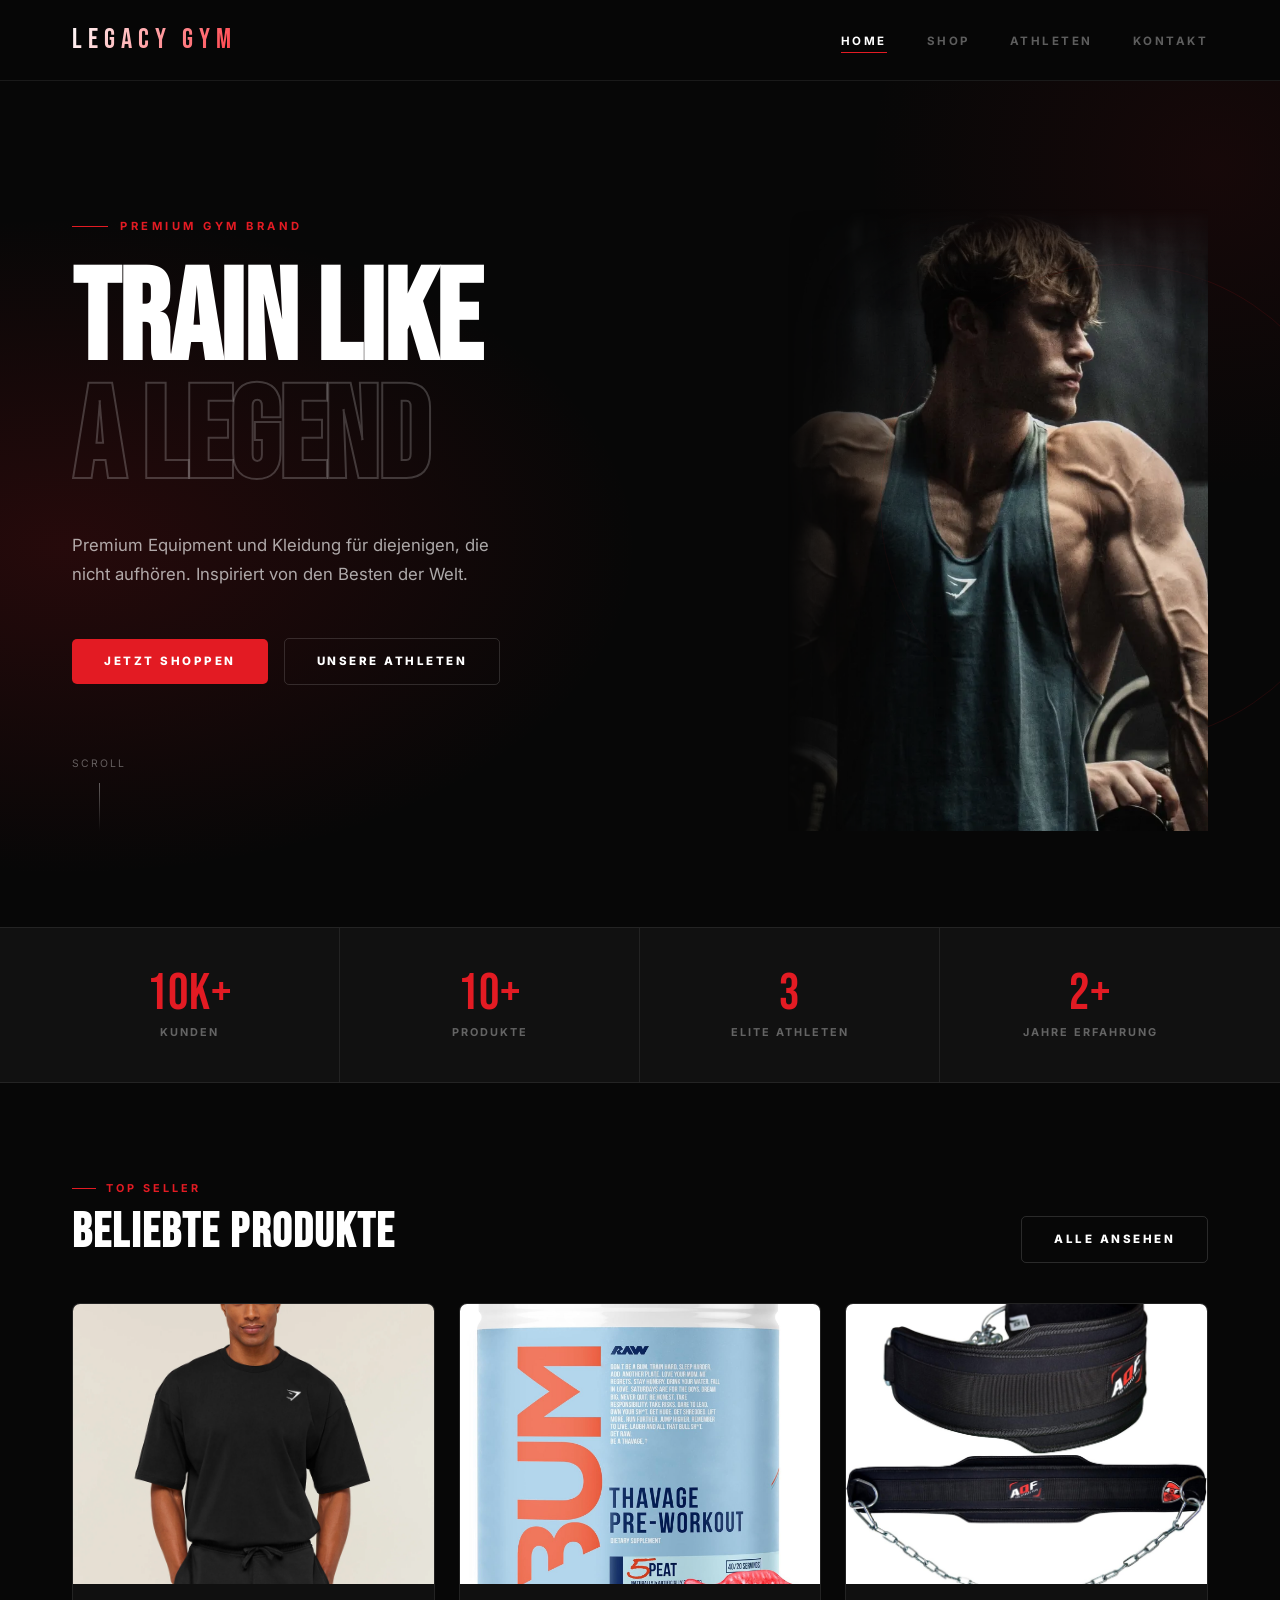
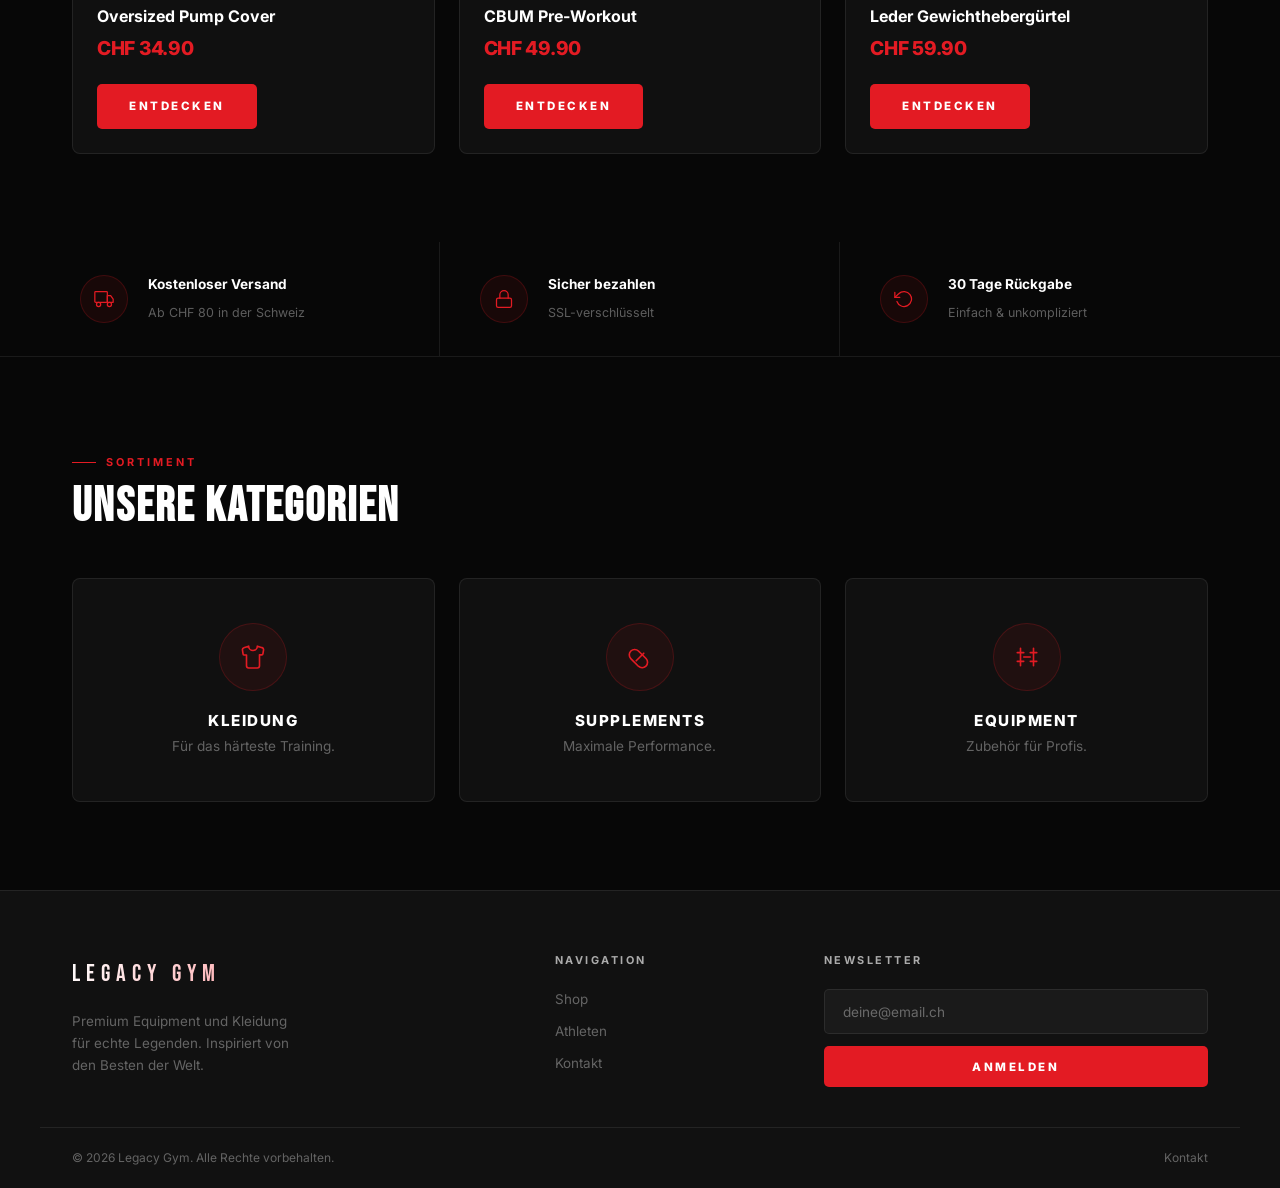
<file: index.html>
<!DOCTYPE html>
<html lang="de">
<head>
    <meta charset="UTF-8">
    <meta name="viewport" content="width=device-width, initial-scale=1.0">
    <title>LEGACY GYM | Home</title>
    <link rel="icon" type="image/svg+xml" href="favicon.svg">
    <link rel="stylesheet" href="style.css">
</head>
<body>

<header>
    <nav>
        <div class="logo">LEGACY GYM</div>
        <button class="menu-toggle" aria-label="Menü öffnen">
            <svg width="18" height="14" viewBox="0 0 18 14" fill="none" stroke="currentColor" stroke-width="2" stroke-linecap="round"><line x1="0" y1="1" x2="18" y2="1"/><line x1="0" y1="7" x2="18" y2="7"/><line x1="0" y1="13" x2="18" y2="13"/></svg>
        </button>
        <ul class="nav-links">
            <li><a href="index.html" class="active">Home</a></li>
            <li><a href="shop.html">Shop</a></li>
            <li><a href="athletes.html">Athleten</a></li>
            <li><a href="contact.html">Kontakt</a></li>
        </ul>
    </nav>
</header>

<main>

    <!-- HERO -->
    <section class="hero">
        <div class="hero-inner">
            <div class="hero-text">
                <div class="hero-eyebrow">Premium Gym Brand</div>
                <h1>
                    Train Like
                    <span class="outline">A Legend</span>
                </h1>
                <p class="hero-desc">
                    Premium Equipment und Kleidung für diejenigen, die nicht aufhören.
                    Inspiriert von den Besten der Welt.
                </p>
                <div class="hero-cta">
                    <a href="shop.html" class="btn">Jetzt shoppen</a>
                    <a href="athletes.html" class="btn-ghost">Unsere Athleten</a>
                </div>
                <div class="hero-scroll">Scroll</div>
            </div>
            <div class="hero-athlete">
                <img src="/Images/david-laid.webp" alt="David Laid">
            </div>
        </div>
    </section>

    <!-- STATS -->
    <div class="stats-strip">
        <div class="stats-grid">
            <div class="stat-item">
                <div class="stat-number">10K+</div>
                <div class="stat-label">Kunden</div>
            </div>
            <div class="stat-item">
                <div class="stat-number">10+</div>
                <div class="stat-label">Produkte</div>
            </div>
            <div class="stat-item">
                <div class="stat-number">3</div>
                <div class="stat-label">Elite Athleten</div>
            </div>
            <div class="stat-item">
                <div class="stat-number">2+</div>
                <div class="stat-label">Jahre Erfahrung</div>
            </div>
        </div>
    </div>

    <!-- BELIEBTE PRODUKTE -->
    <div class="section-wrap">
        <div class="section-head">
            <div>
                <span class="section-label">Top Seller</span>
                <h2 class="section-title">Beliebte Produkte</h2>
            </div>
            <a href="shop.html" class="btn-ghost">Alle ansehen</a>
        </div>
        <div class="grid">
            <article class="card fade-in">
                <div class="card-img-wrap">
                    <img src="/Images/OversizedShirt.webp" alt="Oversized Pump Cover" class="card-img">
                </div>
                <div class="card-body">
                    <h3>Oversized Pump Cover</h3>
                    <span class="price">CHF 34.90</span>
                    <a href="product.html?id=1" class="btn">Entdecken</a>
                </div>
            </article>
            <article class="card fade-in">
                <div class="card-img-wrap">
                    <img src="/Images/preworkout.jpg" alt="Pre-Workout" class="card-img">
                </div>
                <div class="card-body">
                    <h3>CBUM Pre-Workout</h3>
                    <span class="price">CHF 49.90</span>
                    <a href="product.html?id=4" class="btn">Entdecken</a>
                </div>
            </article>
            <article class="card fade-in">
                <div class="card-img-wrap">
                    <img src="/Images/GymGürtel.jpg" alt="Gym Belt" class="card-img">
                </div>
                <div class="card-body">
                    <h3>Leder Gewichthebergürtel</h3>
                    <span class="price">CHF 59.90</span>
                    <a href="product.html?id=5" class="btn">Entdecken</a>
                </div>
            </article>
        </div>
    </div>

    <!-- FEATURES -->
    <div class="features-strip">
        <div class="features-grid">
            <div class="feature-item">
                <div class="feature-icon">
                    <svg width="20" height="20" viewBox="0 0 24 24" fill="none" stroke="currentColor" stroke-width="1.5" stroke-linecap="round" stroke-linejoin="round"><rect x="1" y="3" width="15" height="13" rx="1"/><path d="M16 8h4l3 4v4h-7V8z"/><circle cx="5.5" cy="18.5" r="2.5"/><circle cx="18.5" cy="18.5" r="2.5"/></svg>
                </div>
                <div class="feature-text">
                    <strong>Kostenloser Versand</strong>
                    <span>Ab CHF 80 in der Schweiz</span>
                </div>
            </div>
            <div class="feature-item">
                <div class="feature-icon">
                    <svg width="20" height="20" viewBox="0 0 24 24" fill="none" stroke="currentColor" stroke-width="1.5" stroke-linecap="round" stroke-linejoin="round"><rect x="3" y="11" width="18" height="11" rx="2"/><path d="M7 11V7a5 5 0 0 1 10 0v4"/></svg>
                </div>
                <div class="feature-text">
                    <strong>Sicher bezahlen</strong>
                    <span>SSL-verschlüsselt</span>
                </div>
            </div>
            <div class="feature-item">
                <div class="feature-icon">
                    <svg width="20" height="20" viewBox="0 0 24 24" fill="none" stroke="currentColor" stroke-width="1.5" stroke-linecap="round" stroke-linejoin="round"><polyline points="1 4 1 10 7 10"/><path d="M3.51 15a9 9 0 1 0 2.13-9.36L1 10"/></svg>
                </div>
                <div class="feature-text">
                    <strong>30 Tage Rückgabe</strong>
                    <span>Einfach & unkompliziert</span>
                </div>
            </div>
        </div>
    </div>

    <!-- KATEGORIEN -->
    <div class="section-wrap">
        <div class="section-head">
            <div>
                <span class="section-label">Sortiment</span>
                <h2 class="section-title">Unsere Kategorien</h2>
            </div>
        </div>
        <div class="grid">
            <a href="shop.html?filter=clothing" class="category-card fade-in">
                <div class="cat-icon">
                    <svg width="26" height="26" viewBox="0 0 24 24" fill="none" stroke="currentColor" stroke-width="1.5" stroke-linecap="round" stroke-linejoin="round"><path d="M20.38 3.46 16 2a4 4 0 0 1-8 0L3.62 3.46a2 2 0 0 0-1.34 2.23l.58 3.57a1 1 0 0 0 .99.84H6v10c0 1.1.9 2 2 2h8a2 2 0 0 0 2-2V10h2.15a1 1 0 0 0 .99-.84l.58-3.57a2 2 0 0 0-1.34-2.23z"/></svg>
                </div>
                <h3>Kleidung</h3>
                <p>Für das härteste Training.</p>
            </a>
            <a href="shop.html?filter=supplements" class="category-card fade-in">
                <div class="cat-icon">
                    <svg width="26" height="26" viewBox="0 0 24 24" fill="none" stroke="currentColor" stroke-width="1.5" stroke-linecap="round" stroke-linejoin="round"><path d="m10.5 20.5-7-7a5 5 0 0 1 7.07-7.07l7 7a5 5 0 0 1-7.07 7.07z"/><line x1="8.5" y1="15.5" x2="15.5" y2="8.5"/></svg>
                </div>
                <h3>Supplements</h3>
                <p>Maximale Performance.</p>
            </a>
            <a href="shop.html?filter=equipment" class="category-card fade-in">
                <div class="cat-icon">
                    <svg width="26" height="26" viewBox="0 0 24 24" fill="none" stroke="currentColor" stroke-width="1.5" stroke-linecap="round" stroke-linejoin="round"><path d="M6 4v16M18 4v16M3 8h6M3 16h6M15 8h6M15 16h6M9 12h6"/></svg>
                </div>
                <h3>Equipment</h3>
                <p>Zubehör für Profis.</p>
            </a>
        </div>
    </div>

</main>

<footer>
    <div class="footer-inner">
        <div class="footer-brand">
            <div class="logo">LEGACY GYM</div>
            <p>Premium Equipment und Kleidung für echte Legenden. Inspiriert von den Besten der Welt.</p>
        </div>
        <div class="footer-col">
            <h4>Navigation</h4>
            <a href="shop.html">Shop</a>
            <a href="athletes.html">Athleten</a>
            <a href="contact.html">Kontakt</a>
        </div>
        <div class="footer-col">
            <h4>Newsletter</h4>
            <form class="newsletter-form">
                <input type="email" placeholder="deine@email.ch" required>
                <button type="submit" class="btn">Anmelden</button>
            </form>
        </div>
    </div>
    <div class="footer-bottom">
        <p>&copy; <span id="year"></span> Legacy Gym. Alle Rechte vorbehalten.</p>
        <a href="contact.html">Kontakt</a>
    </div>
</footer>

<script src="script.js"></script>
</body>
</html>
</file>
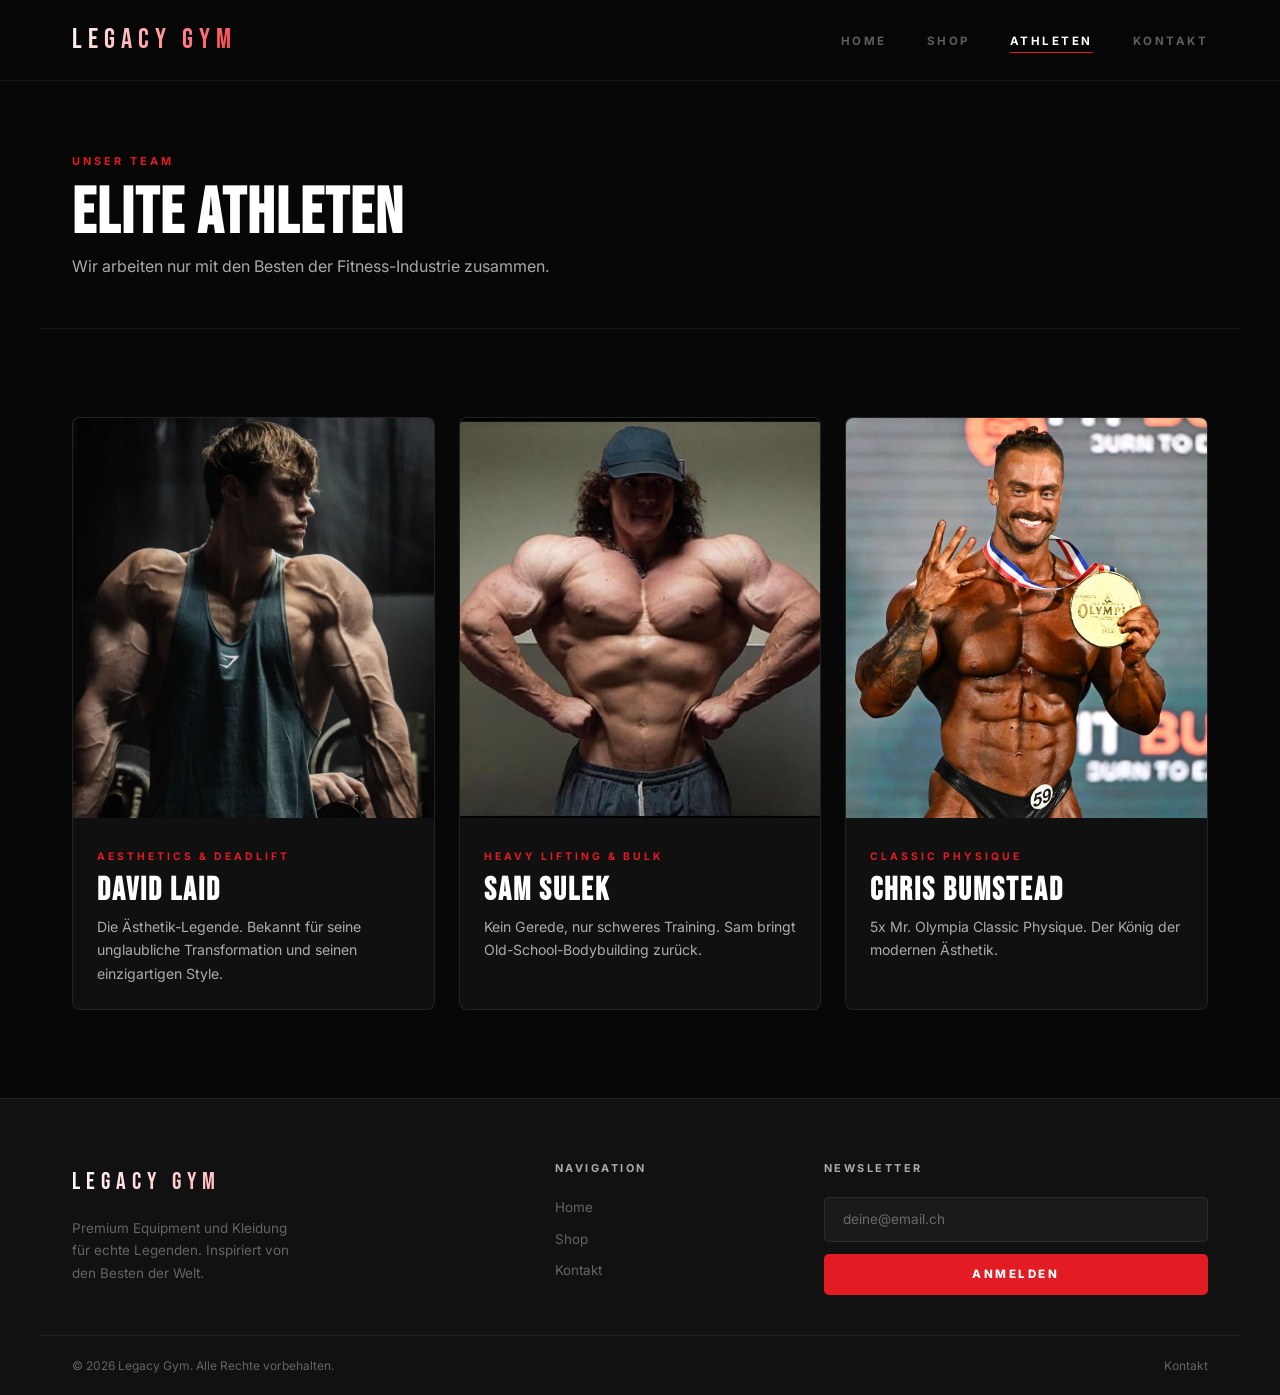
<file: athletes.html>
<!DOCTYPE html>
<html lang="de">
<head>
    <meta charset="UTF-8">
    <meta name="viewport" content="width=device-width, initial-scale=1.0">
    <title>LEGACY GYM | Athleten</title>
    <link rel="icon" type="image/svg+xml" href="favicon.svg">
    <link rel="stylesheet" href="style.css">
</head>
<body>

<header>
    <nav>
        <div class="logo">LEGACY GYM</div>
        <button class="menu-toggle" aria-label="Menü öffnen">
            <svg width="18" height="14" viewBox="0 0 18 14" fill="none" stroke="currentColor" stroke-width="2" stroke-linecap="round"><line x1="0" y1="1" x2="18" y2="1"/><line x1="0" y1="7" x2="18" y2="7"/><line x1="0" y1="13" x2="18" y2="13"/></svg>
        </button>
        <ul class="nav-links">
            <li><a href="index.html">Home</a></li>
            <li><a href="shop.html">Shop</a></li>
            <li><a href="athletes.html" class="active">Athleten</a></li>
            <li><a href="contact.html">Kontakt</a></li>
        </ul>
    </nav>
</header>

<main>
    <div class="page-header">
        <span class="eyebrow">Unser Team</span>
        <h1>Elite Athleten</h1>
        <p>Wir arbeiten nur mit den Besten der Fitness-Industrie zusammen.</p>
    </div>

    <div class="section-wrap">
        <div class="grid">
            <article class="card athlete-card fade-in">
                <div class="card-img-wrap">
                    <img src="/Images/david-laid.webp" alt="David Laid" class="card-img">
                </div>
                <div class="card-body">
                    <span class="athlete-specialty">Aesthetics &amp; Deadlift</span>
                    <h2>David Laid</h2>
                    <p>Die Ästhetik-Legende. Bekannt für seine unglaubliche Transformation und seinen einzigartigen Style.</p>
                </div>
            </article>

            <article class="card athlete-card fade-in">
                <div class="card-img-wrap">
                    <img src="/Images/Sam-Sulek-2.jpg" alt="Sam Sulek" class="card-img">
                </div>
                <div class="card-body">
                    <span class="athlete-specialty">Heavy Lifting &amp; Bulk</span>
                    <h2>Sam Sulek</h2>
                    <p>Kein Gerede, nur schweres Training. Sam bringt Old-School-Bodybuilding zurück.</p>
                </div>
            </article>

            <article class="card athlete-card fade-in">
                <div class="card-img-wrap">
                    <img src="/Images/chris-bumstead.jpg" alt="Chris Bumstead" class="card-img">
                </div>
                <div class="card-body">
                    <span class="athlete-specialty">Classic Physique</span>
                    <h2>Chris Bumstead</h2>
                    <p>5x Mr. Olympia Classic Physique. Der König der modernen Ästhetik.</p>
                </div>
            </article>
        </div>
    </div>
</main>

<footer>
    <div class="footer-inner">
        <div class="footer-brand">
            <div class="logo">LEGACY GYM</div>
            <p>Premium Equipment und Kleidung für echte Legenden. Inspiriert von den Besten der Welt.</p>
        </div>
        <div class="footer-col">
            <h4>Navigation</h4>
            <a href="index.html">Home</a>
            <a href="shop.html">Shop</a>
            <a href="contact.html">Kontakt</a>
        </div>
        <div class="footer-col">
            <h4>Newsletter</h4>
            <form class="newsletter-form">
                <input type="email" placeholder="deine@email.ch" required>
                <button type="submit" class="btn">Anmelden</button>
            </form>
        </div>
    </div>
    <div class="footer-bottom">
        <p>&copy; <span id="year"></span> Legacy Gym. Alle Rechte vorbehalten.</p>
        <a href="contact.html">Kontakt</a>
    </div>
</footer>

<script src="script.js"></script>
</body>
</html>
</file>
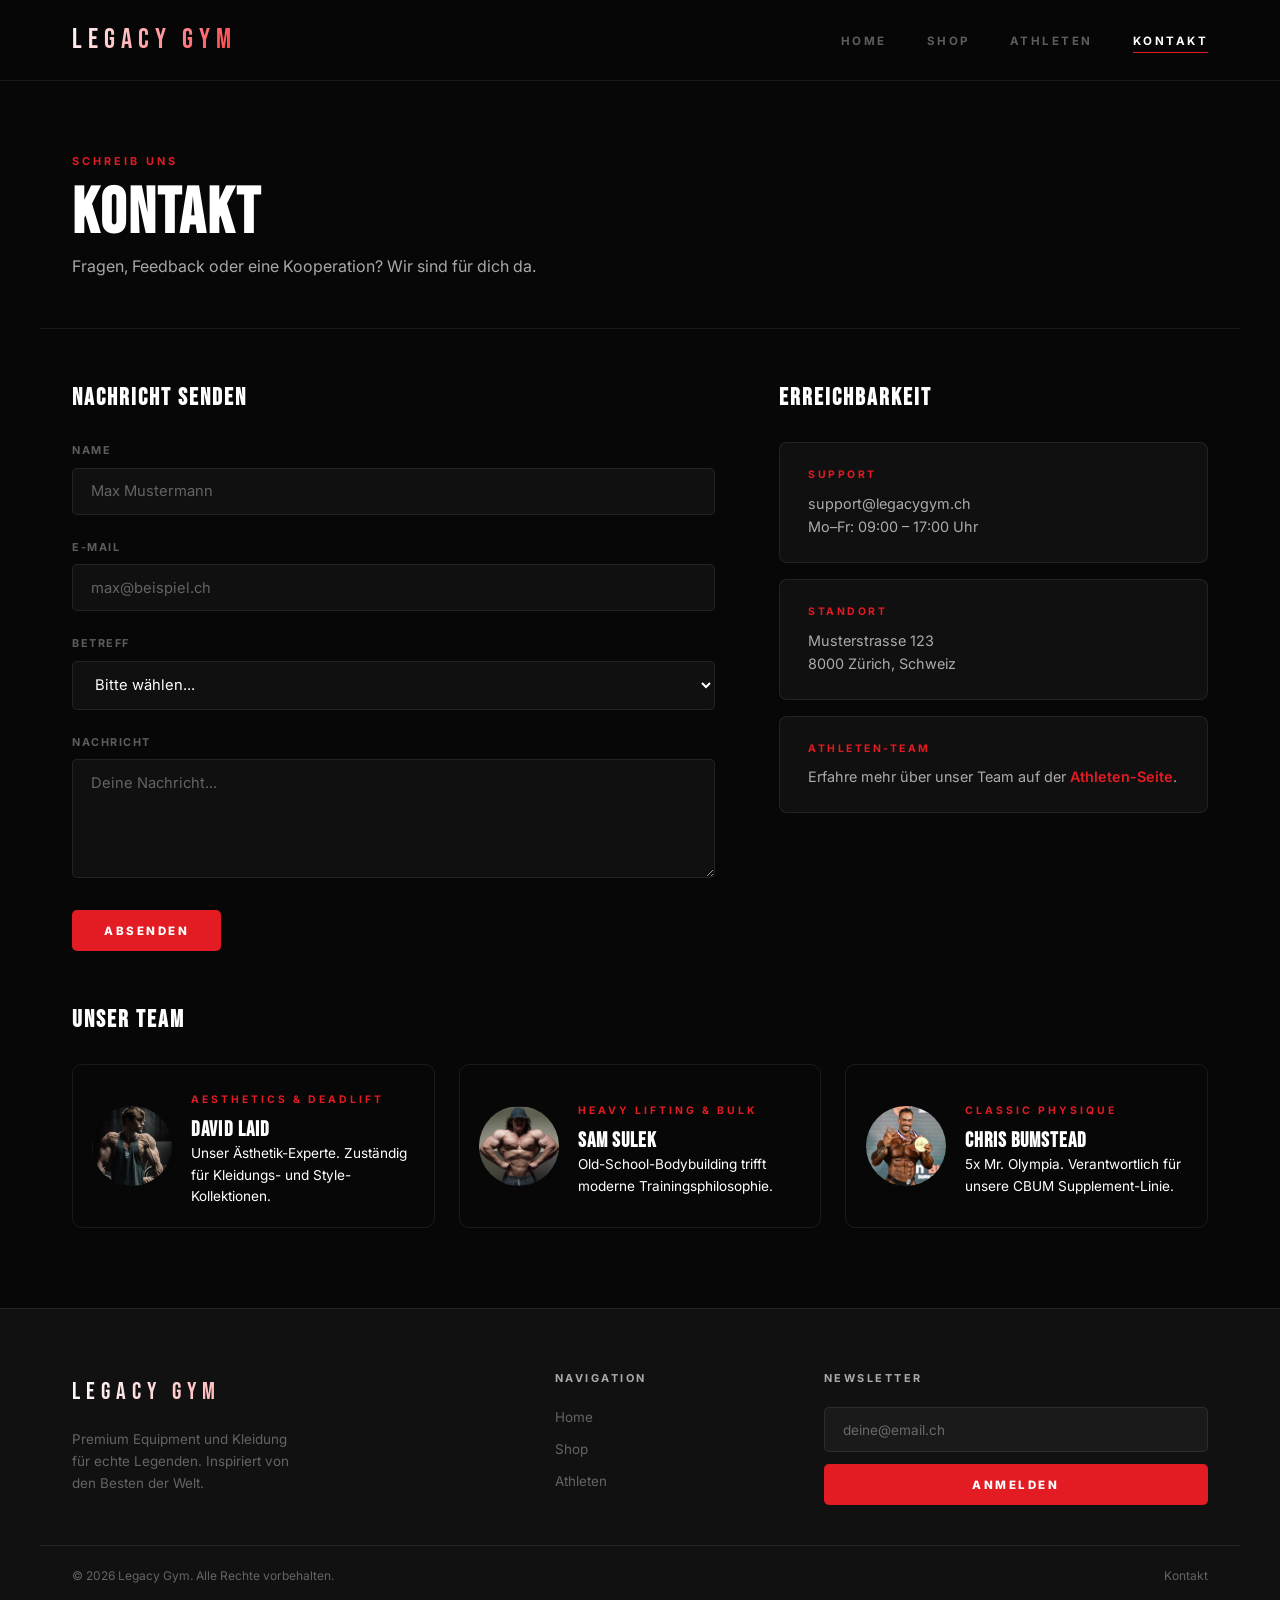
<file: contact.html>
<!DOCTYPE html>
<html lang="de">
<head>
    <meta charset="UTF-8">
    <meta name="viewport" content="width=device-width, initial-scale=1.0">
    <title>LEGACY GYM | Kontakt</title>
    <link rel="icon" type="image/svg+xml" href="favicon.svg">
    <link rel="stylesheet" href="style.css">
</head>
<body>

<header>
    <nav>
        <div class="logo">LEGACY GYM</div>
        <button class="menu-toggle" aria-label="Menü öffnen">
            <svg width="18" height="14" viewBox="0 0 18 14" fill="none" stroke="currentColor" stroke-width="2" stroke-linecap="round"><line x1="0" y1="1" x2="18" y2="1"/><line x1="0" y1="7" x2="18" y2="7"/><line x1="0" y1="13" x2="18" y2="13"/></svg>
        </button>
        <ul class="nav-links">
            <li><a href="index.html">Home</a></li>
            <li><a href="shop.html">Shop</a></li>
            <li><a href="athletes.html">Athleten</a></li>
            <li><a href="contact.html" class="active">Kontakt</a></li>
        </ul>
    </nav>
</header>

<main>
    <div class="page-header">
        <span class="eyebrow">Schreib uns</span>
        <h1>Kontakt</h1>
        <p>Fragen, Feedback oder eine Kooperation? Wir sind für dich da.</p>
    </div>

    <div class="contact-wrap">
        <div class="contact-grid">
            <!-- Formular -->
            <div>
                <h2 class="contact-form-title">Nachricht senden</h2>
                <form id="contact-form">
                    <div class="form-group">
                        <label for="c-name">Name</label>
                        <input type="text" id="c-name" placeholder="Max Mustermann" required>
                    </div>
                    <div class="form-group">
                        <label for="c-email">E-Mail</label>
                        <input type="email" id="c-email" placeholder="max@beispiel.ch" required>
                    </div>
                    <div class="form-group">
                        <label for="c-subject">Betreff</label>
                        <select id="c-subject" required>
                            <option value="" disabled selected>Bitte wählen...</option>
                            <option value="order">Frage zur Bestellung</option>
                            <option value="product">Produktinformationen</option>
                            <option value="collab">Kooperation / Sponsoring</option>
                            <option value="other">Sonstiges</option>
                        </select>
                    </div>
                    <div class="form-group">
                        <label for="c-msg">Nachricht</label>
                        <textarea id="c-msg" rows="5" placeholder="Deine Nachricht..." required></textarea>
                    </div>
                    <button type="submit" class="btn">Absenden</button>
                </form>
            </div>

            <!-- Kontaktinfos -->
            <div>
                <h2 class="contact-form-title">Erreichbarkeit</h2>
                <div class="info-block">
                    <strong>Support</strong>
                    <p>support@legacygym.ch</p>
                    <p>Mo–Fr: 09:00 – 17:00 Uhr</p>
                </div>
                <div class="info-block">
                    <strong>Standort</strong>
                    <p>Musterstrasse 123</p>
                    <p>8000 Zürich, Schweiz</p>
                </div>
                <div class="info-block">
                    <strong>Athleten-Team</strong>
                    <p>Erfahre mehr über unser Team auf der <a href="athletes.html" style="color: var(--red); font-weight: 600;">Athleten-Seite</a>.</p>
                </div>
            </div>
        </div>

        <!-- Team -->
        <div class="team-section">
            <h2 class="contact-form-title">Unser Team</h2>
            <div class="grid">
                <div class="team-card fade-in">
                    <img src="/Images/david-laid.webp" alt="David Laid">
                    <div class="team-info">
                        <span class="athlete-specialty">Aesthetics &amp; Deadlift</span>
                        <h3>David Laid</h3>
                        <p>Unser Ästhetik-Experte. Zuständig für Kleidungs- und Style-Kollektionen.</p>
                    </div>
                </div>
                <div class="team-card fade-in">
                    <img src="/Images/Sam-Sulek-2.jpg" alt="Sam Sulek">
                    <div class="team-info">
                        <span class="athlete-specialty">Heavy Lifting &amp; Bulk</span>
                        <h3>Sam Sulek</h3>
                        <p>Old-School-Bodybuilding trifft moderne Trainingsphilosophie.</p>
                    </div>
                </div>
                <div class="team-card fade-in">
                    <img src="/Images/chris-bumstead.jpg" alt="Chris Bumstead">
                    <div class="team-info">
                        <span class="athlete-specialty">Classic Physique</span>
                        <h3>Chris Bumstead</h3>
                        <p>5x Mr. Olympia. Verantwortlich für unsere CBUM Supplement-Linie.</p>
                    </div>
                </div>
            </div>
        </div>
    </div>
</main>

<footer>
    <div class="footer-inner">
        <div class="footer-brand">
            <div class="logo">LEGACY GYM</div>
            <p>Premium Equipment und Kleidung für echte Legenden. Inspiriert von den Besten der Welt.</p>
        </div>
        <div class="footer-col">
            <h4>Navigation</h4>
            <a href="index.html">Home</a>
            <a href="shop.html">Shop</a>
            <a href="athletes.html">Athleten</a>
        </div>
        <div class="footer-col">
            <h4>Newsletter</h4>
            <form class="newsletter-form">
                <input type="email" placeholder="deine@email.ch" required>
                <button type="submit" class="btn">Anmelden</button>
            </form>
        </div>
    </div>
    <div class="footer-bottom">
        <p>&copy; <span id="year"></span> Legacy Gym. Alle Rechte vorbehalten.</p>
        <a href="contact.html">Kontakt</a>
    </div>
</footer>

<script src="script.js"></script>
</body>
</html>
</file>
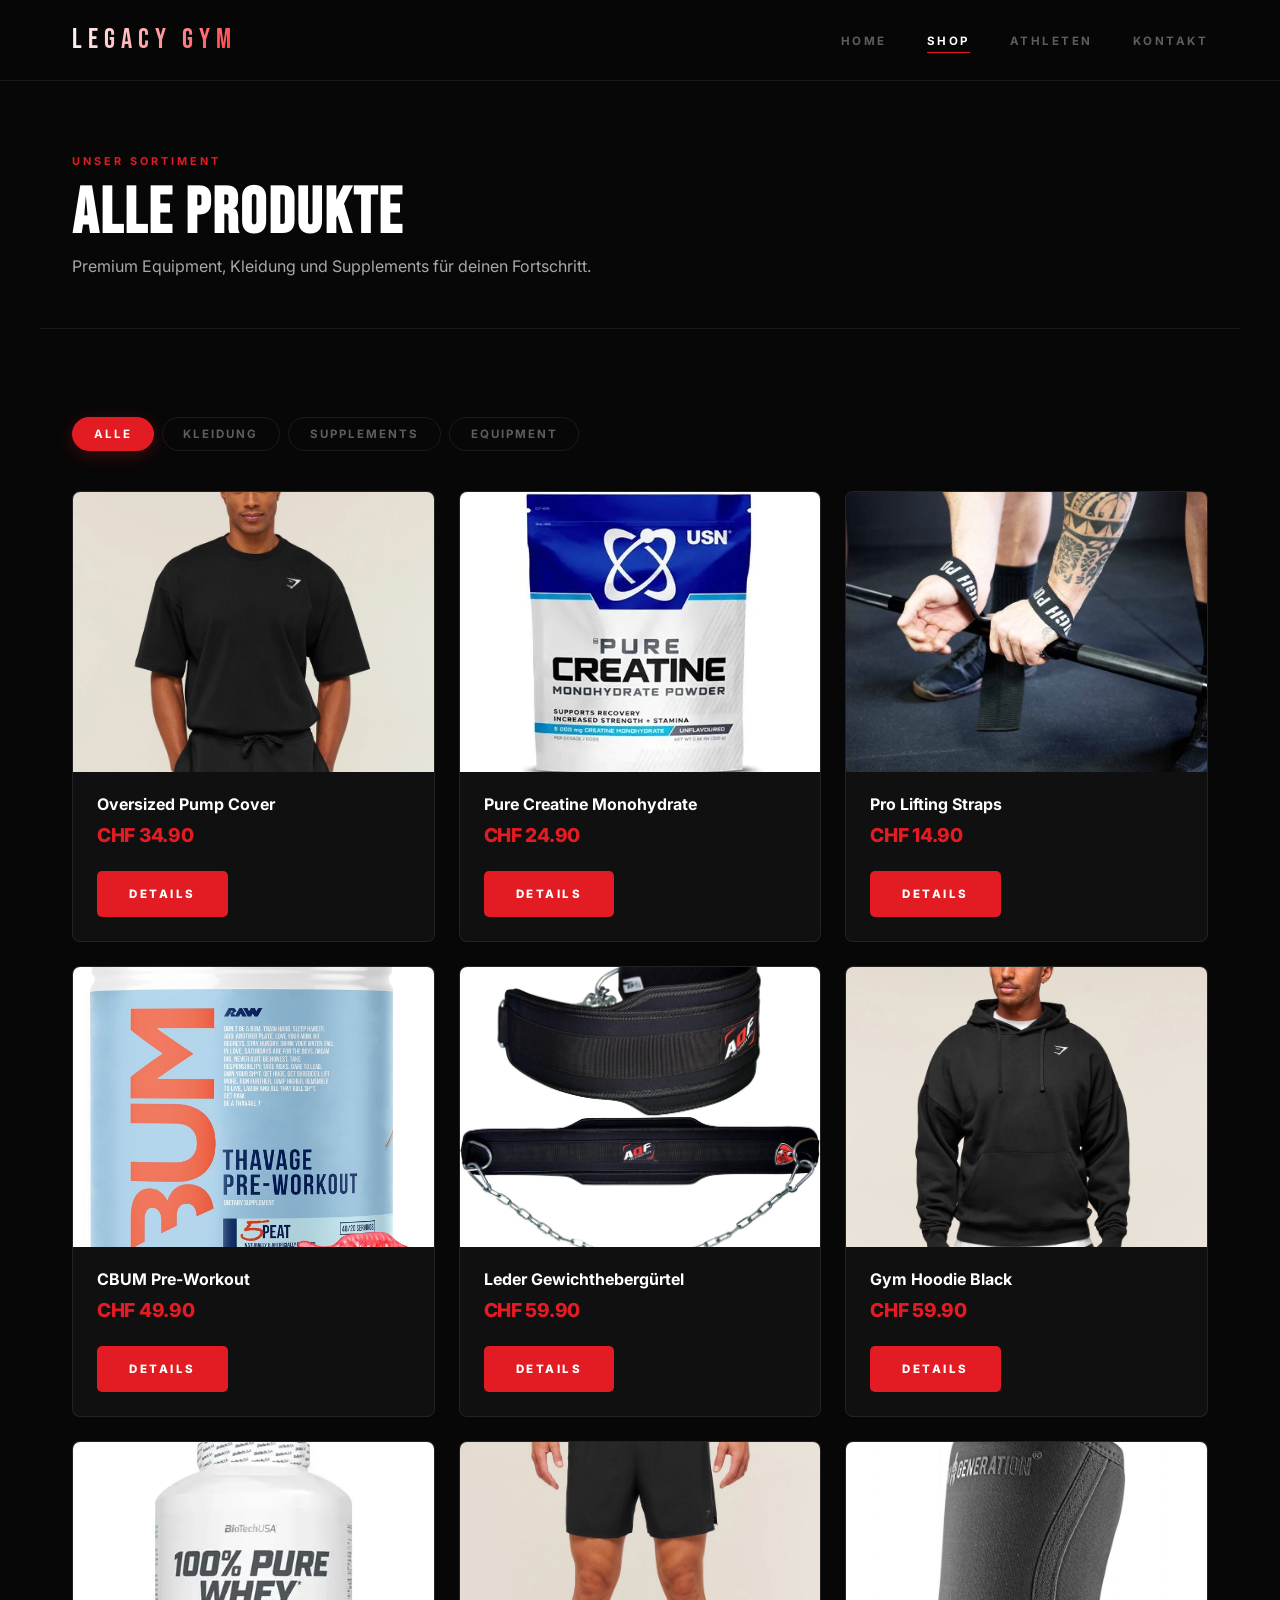
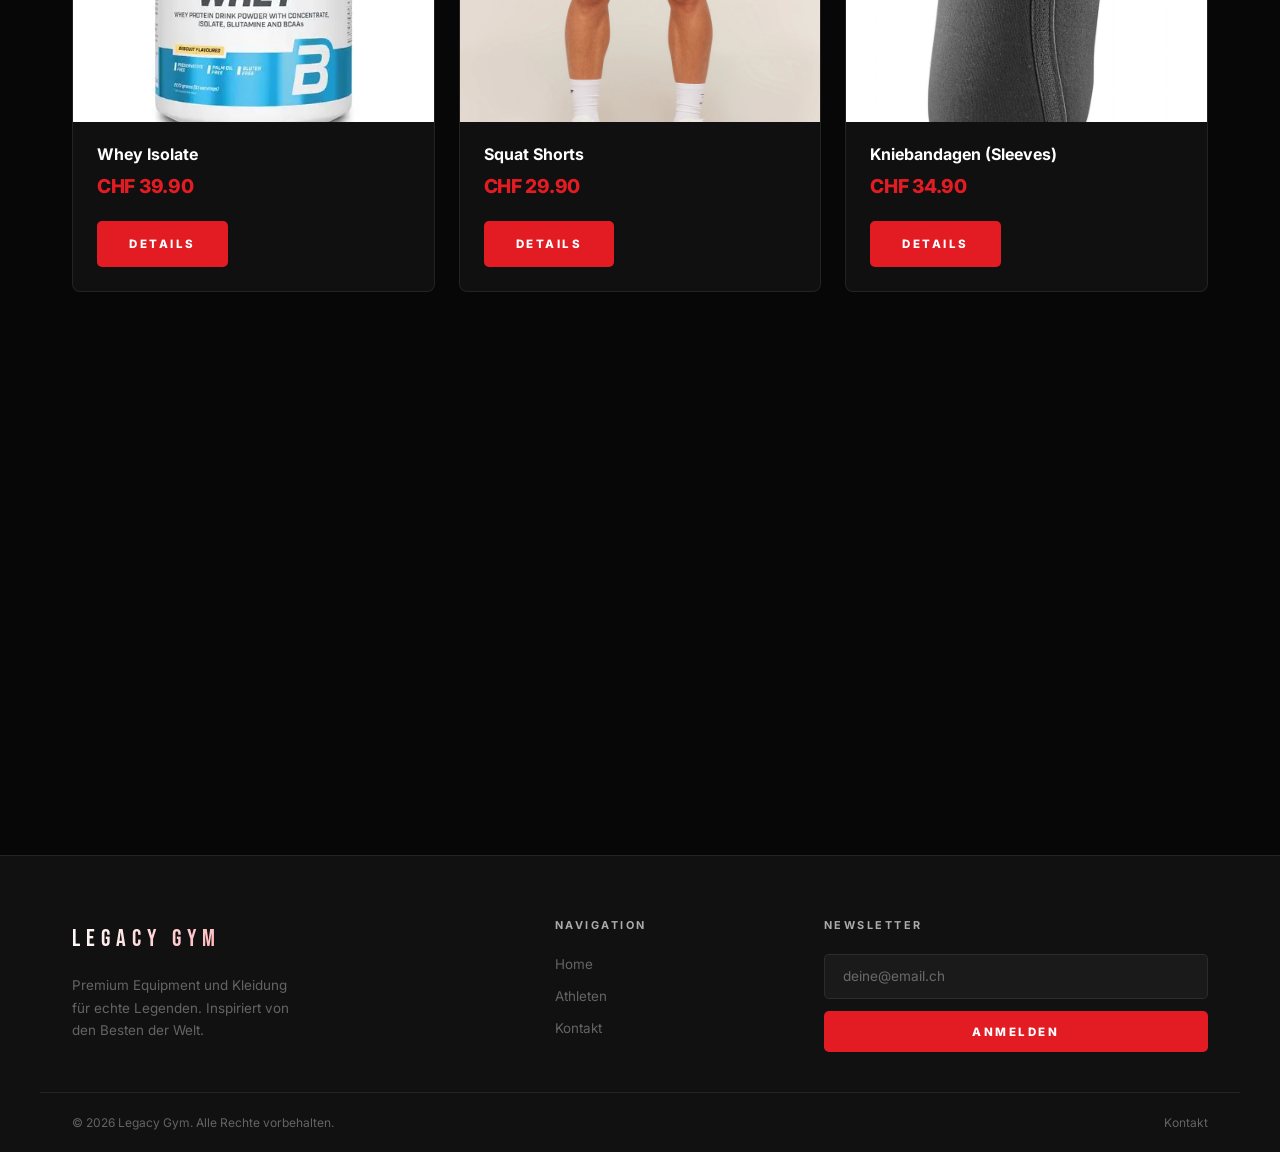
<file: shop.html>
<!DOCTYPE html>
<html lang="de">
<head>
    <meta charset="UTF-8">
    <meta name="viewport" content="width=device-width, initial-scale=1.0">
    <title>LEGACY GYM | Shop</title>
    <link rel="icon" type="image/svg+xml" href="favicon.svg">
    <link rel="stylesheet" href="style.css">
</head>
<body>

<header>
    <nav>
        <div class="logo">LEGACY GYM</div>
        <button class="menu-toggle" aria-label="Menü öffnen">
            <svg width="18" height="14" viewBox="0 0 18 14" fill="none" stroke="currentColor" stroke-width="2" stroke-linecap="round"><line x1="0" y1="1" x2="18" y2="1"/><line x1="0" y1="7" x2="18" y2="7"/><line x1="0" y1="13" x2="18" y2="13"/></svg>
        </button>
        <ul class="nav-links">
            <li><a href="index.html">Home</a></li>
            <li><a href="shop.html" class="active">Shop</a></li>
            <li><a href="athletes.html">Athleten</a></li>
            <li><a href="contact.html">Kontakt</a></li>
        </ul>
    </nav>
</header>

<main>
    <div class="page-header">
        <span class="eyebrow">Unser Sortiment</span>
        <h1>Alle Produkte</h1>
        <p>Premium Equipment, Kleidung und Supplements für deinen Fortschritt.</p>
    </div>

    <div class="section-wrap">
        <div class="filters">
            <button class="filter-btn active" data-filter="all">Alle</button>
            <button class="filter-btn" data-filter="clothing">Kleidung</button>
            <button class="filter-btn" data-filter="supplements">Supplements</button>
            <button class="filter-btn" data-filter="equipment">Equipment</button>
        </div>

        <div class="grid">
            <article class="card product-card fade-in" data-category="clothing">
                <div class="card-img-wrap">
                    <img src="/Images/OversizedShirt.webp" alt="Oversized Pump Cover" class="card-img">
                </div>
                <div class="card-body">
                    <h3>Oversized Pump Cover</h3>
                    <span class="price">CHF 34.90</span>
                    <a href="product.html?id=1" class="btn">Details</a>
                </div>
            </article>

            <article class="card product-card fade-in" data-category="supplements">
                <div class="card-img-wrap">
                    <img src="/Images/Creatine.webp" alt="Pure Creatine" class="card-img">
                </div>
                <div class="card-body">
                    <h3>Pure Creatine Monohydrate</h3>
                    <span class="price">CHF 24.90</span>
                    <a href="product.html?id=2" class="btn">Details</a>
                </div>
            </article>

            <article class="card product-card fade-in" data-category="equipment">
                <div class="card-img-wrap">
                    <img src="/Images/Zughilfe.webp" alt="Lifting Straps" class="card-img">
                </div>
                <div class="card-body">
                    <h3>Pro Lifting Straps</h3>
                    <span class="price">CHF 14.90</span>
                    <a href="product.html?id=3" class="btn">Details</a>
                </div>
            </article>

            <article class="card product-card fade-in" data-category="supplements">
                <div class="card-img-wrap">
                    <img src="/Images/preworkout.jpg" alt="Pre-Workout" class="card-img">
                </div>
                <div class="card-body">
                    <h3>CBUM Pre-Workout</h3>
                    <span class="price">CHF 49.90</span>
                    <a href="product.html?id=4" class="btn">Details</a>
                </div>
            </article>

            <article class="card product-card fade-in" data-category="equipment">
                <div class="card-img-wrap">
                    <img src="/Images/GymGürtel.jpg" alt="Gym Belt" class="card-img">
                </div>
                <div class="card-body">
                    <h3>Leder Gewichthebergürtel</h3>
                    <span class="price">CHF 59.90</span>
                    <a href="product.html?id=5" class="btn">Details</a>
                </div>
            </article>

            <article class="card product-card fade-in" data-category="clothing">
                <div class="card-img-wrap">
                    <img src="/Images/Hoodie.webp" alt="Gym Hoodie" class="card-img">
                </div>
                <div class="card-body">
                    <h3>Gym Hoodie Black</h3>
                    <span class="price">CHF 59.90</span>
                    <a href="product.html?id=6" class="btn">Details</a>
                </div>
            </article>

            <article class="card product-card fade-in" data-category="supplements">
                <div class="card-img-wrap">
                    <img src="/Images/Whey.webp" alt="Whey Isolate" class="card-img">
                </div>
                <div class="card-body">
                    <h3>Whey Isolate</h3>
                    <span class="price">CHF 39.90</span>
                    <a href="product.html?id=7" class="btn">Details</a>
                </div>
            </article>

            <article class="card product-card fade-in" data-category="clothing">
                <div class="card-img-wrap">
                    <img src="/Images/Shorts.webp" alt="Squat Shorts" class="card-img">
                </div>
                <div class="card-body">
                    <h3>Squat Shorts</h3>
                    <span class="price">CHF 29.90</span>
                    <a href="product.html?id=8" class="btn">Details</a>
                </div>
            </article>

            <article class="card product-card fade-in" data-category="equipment">
                <div class="card-img-wrap">
                    <img src="/Images/knieband.jpg" alt="Kniebandagen" class="card-img">
                </div>
                <div class="card-body">
                    <h3>Kniebandagen (Sleeves)</h3>
                    <span class="price">CHF 34.90</span>
                    <a href="product.html?id=9" class="btn">Details</a>
                </div>
            </article>

            <article class="card product-card fade-in" data-category="equipment">
                <div class="card-img-wrap">
                    <img src="/Images/bottle.jpg" alt="Shaker Bottle" class="card-img">
                </div>
                <div class="card-body">
                    <h3>Shaker Bottle 700ml</h3>
                    <span class="price">CHF 9.90</span>
                    <a href="product.html?id=10" class="btn">Details</a>
                </div>
            </article>
        </div>
    </div>
</main>

<footer>
    <div class="footer-inner">
        <div class="footer-brand">
            <div class="logo">LEGACY GYM</div>
            <p>Premium Equipment und Kleidung für echte Legenden. Inspiriert von den Besten der Welt.</p>
        </div>
        <div class="footer-col">
            <h4>Navigation</h4>
            <a href="index.html">Home</a>
            <a href="athletes.html">Athleten</a>
            <a href="contact.html">Kontakt</a>
        </div>
        <div class="footer-col">
            <h4>Newsletter</h4>
            <form class="newsletter-form">
                <input type="email" placeholder="deine@email.ch" required>
                <button type="submit" class="btn">Anmelden</button>
            </form>
        </div>
    </div>
    <div class="footer-bottom">
        <p>&copy; <span id="year"></span> Legacy Gym. Alle Rechte vorbehalten.</p>
        <a href="contact.html">Kontakt</a>
    </div>
</footer>

<script src="script.js"></script>
</body>
</html>
</file>
<file: style.css>
/* ── GOOGLE FONTS ──────────────────────────────── */
@import url('https://fonts.googleapis.com/css2?family=Bebas+Neue&family=Inter:wght@300;400;500;600;700;800;900&display=swap');

/* ── DESIGN TOKENS ────────────────────────────── */
:root {
    --red:          #e31b23;
    --red-dark:     #b01219;
    --red-light:    #ff3a42;
    --red-glow:     rgba(227, 27, 35, 0.25);
    --red-subtle:   rgba(227, 27, 35, 0.08);

    --bg:           #070707;
    --surface:      rgba(255, 255, 255, 0.04);
    --surface-2:    rgba(255, 255, 255, 0.07);
    --surface-3:    rgba(255, 255, 255, 0.10);
    --border:       rgba(255, 255, 255, 0.08);
    --border-2:     rgba(255, 255, 255, 0.14);

    --text:         #ffffff;
    --text-2:       rgba(255, 255, 255, 0.65);
    --text-muted:   rgba(255, 255, 255, 0.35);

    --ease:         cubic-bezier(0.4, 0, 0.2, 1);
    --t:            0.28s;
    --r:            8px;
    --r-sm:         5px;
}

/* ── RESET ────────────────────────────────────── */
*, *::before, *::after { box-sizing: border-box; margin: 0; padding: 0; }
html { scroll-behavior: smooth; }
body {
    font-family: 'Inter', sans-serif;
    background: var(--bg);
    color: var(--text);
    line-height: 1.6;
    display: flex;
    flex-direction: column;
    min-height: 100vh;
    -webkit-font-smoothing: antialiased;
    overflow-x: hidden;
}
a { text-decoration: none; color: inherit; }
ul { list-style: none; }
img { max-width: 100%; display: block; }

/* ── LAYOUT HELPERS ───────────────────────────── */
.wrap {
    max-width: 1200px;
    margin: 0 auto;
    padding: 0 2rem;
}

/* ── HEADER ───────────────────────────────────── */
header {
    position: sticky;
    top: 0;
    z-index: 200;
    background: rgba(7, 7, 7, 0.75);
    backdrop-filter: blur(24px);
    -webkit-backdrop-filter: blur(24px);
    border-bottom: 1px solid var(--border);
}

nav {
    max-width: 1200px;
    margin: 0 auto;
    padding: 1.1rem 2rem;
    display: flex;
    justify-content: space-between;
    align-items: center;
}

.logo {
    font-family: 'Bebas Neue', sans-serif;
    font-size: 1.75rem;
    letter-spacing: 6px;
    background: linear-gradient(120deg, #fff 0%, var(--red-light) 100%);
    -webkit-background-clip: text;
    -webkit-text-fill-color: transparent;
    background-clip: text;
    user-select: none;
}

.nav-links {
    display: flex;
    gap: 2.5rem;
    align-items: center;
}

.nav-links a {
    font-size: 0.72rem;
    font-weight: 700;
    letter-spacing: 2.5px;
    text-transform: uppercase;
    color: var(--text-muted);
    transition: color var(--t) var(--ease);
    position: relative;
    padding-bottom: 2px;
}

.nav-links a::after {
    content: '';
    position: absolute;
    bottom: -3px;
    left: 0;
    width: 0;
    height: 1px;
    background: var(--red);
    transition: width var(--t) var(--ease);
}

.nav-links a:hover { color: var(--text); }
.nav-links a:hover::after,
.nav-links a.active::after { width: 100%; }
.nav-links a.active { color: var(--text); }

.menu-toggle {
    display: none;
    background: none;
    border: 1px solid var(--border);
    color: var(--text);
    cursor: pointer;
    padding: 0.5rem 0.65rem;
    border-radius: var(--r-sm);
    transition: border-color var(--t) var(--ease), color var(--t) var(--ease);
    line-height: 0;
}
.menu-toggle:hover { border-color: var(--red); color: var(--red); }

/* ── MAIN ─────────────────────────────────────── */
main { flex: 1; }

/* ── PAGE HEADER ──────────────────────────────── */
.page-header {
    padding: 4.5rem 2rem 3rem;
    border-bottom: 1px solid var(--border);
    max-width: 1200px;
    margin: 0 auto;
}

.page-header .eyebrow {
    font-size: 0.68rem;
    font-weight: 700;
    letter-spacing: 3px;
    text-transform: uppercase;
    color: var(--red);
    margin-bottom: 0.75rem;
    display: block;
}

.page-header h1 {
    font-family: 'Bebas Neue', sans-serif;
    font-size: clamp(2.8rem, 5vw, 4.5rem);
    letter-spacing: 2px;
    line-height: 1;
    margin-bottom: 0.5rem;
}

.page-header p { color: var(--text-2); font-size: 1rem; max-width: 520px; }

/* ── TYPOGRAPHY ───────────────────────────────── */
h1, h2, h3, h4 {
    font-family: 'Bebas Neue', sans-serif;
    letter-spacing: 2px;
    line-height: 1.05;
}

.section-label {
    display: inline-flex;
    align-items: center;
    gap: 0.6rem;
    font-size: 0.68rem;
    font-weight: 700;
    letter-spacing: 3px;
    text-transform: uppercase;
    color: var(--red);
    margin-bottom: 0.75rem;
}
.section-label::before {
    content: '';
    width: 24px;
    height: 1px;
    background: var(--red);
}

.section-title {
    font-family: 'Bebas Neue', sans-serif;
    font-size: clamp(2rem, 4vw, 3rem);
    letter-spacing: 2px;
    line-height: 1;
    margin-bottom: 0.4rem;
}

.section-head {
    display: flex;
    justify-content: space-between;
    align-items: flex-end;
    margin-bottom: 2.5rem;
    gap: 1rem;
}

/* ── HERO ─────────────────────────────────────── */
.hero {
    position: relative;
    min-height: 92vh;
    display: flex;
    align-items: center;
    overflow: hidden;
}

/* ambient glow layers */
.hero::before {
    content: '';
    position: absolute;
    inset: 0;
    background:
        radial-gradient(ellipse 75% 65% at 5% 55%, rgba(227,27,35,0.14) 0%, transparent 60%),
        radial-gradient(ellipse 50% 70% at 95% 10%, rgba(227,27,35,0.07) 0%, transparent 55%);
    pointer-events: none;
}

/* right-side geometric accent */
.hero::after {
    content: '';
    position: absolute;
    right: -80px;
    top: 50%;
    transform: translateY(-50%);
    width: 480px;
    height: 480px;
    border: 1px solid rgba(227,27,35,0.12);
    border-radius: 50%;
    pointer-events: none;
}

.hero-inner {
    position: relative;
    z-index: 1;
    max-width: 1200px;
    margin: 0 auto;
    padding: 8rem 2rem 6rem;
    width: 100%;
    display: flex;
    align-items: flex-end;
    gap: 2rem;
}
.hero-text { flex: 1; min-width: 0; }
.hero-athlete {
    flex: 0 0 420px;
    align-self: stretch;
    position: relative;
}
.hero-athlete img {
    position: absolute;
    bottom: 0;
    right: 0;
    height: 100%;
    width: 100%;
    object-fit: cover;
    object-position: top center;
    mask-image: linear-gradient(to bottom, transparent 0%, black 18%),
                linear-gradient(to left, black 60%, transparent 100%);
    -webkit-mask-image: linear-gradient(to bottom, transparent 0%, black 18%),
                        linear-gradient(to left, black 60%, transparent 100%);
    mask-composite: intersect;
    -webkit-mask-composite: source-in;
}

.hero-eyebrow {
    display: inline-flex;
    align-items: center;
    gap: 0.75rem;
    font-size: 0.7rem;
    font-weight: 700;
    letter-spacing: 3.5px;
    text-transform: uppercase;
    color: var(--red);
    margin-bottom: 1.75rem;
}

.hero-eyebrow::before {
    content: '';
    width: 36px;
    height: 1px;
    background: var(--red);
}

.hero h1 {
    font-size: clamp(4.5rem, 10vw, 9rem);
    line-height: 0.92;
    letter-spacing: -1px;
    margin-bottom: 2rem;
    max-width: 820px;
}

.hero h1 .outline {
    display: block;
    -webkit-text-stroke: 2px rgba(255,255,255,0.2);
    color: transparent;
}

.hero-desc {
    color: var(--text-2);
    font-size: 1.05rem;
    max-width: 440px;
    margin-bottom: 3rem;
    line-height: 1.75;
    font-weight: 400;
}

.hero-cta {
    display: flex;
    gap: 1rem;
    align-items: center;
    flex-wrap: wrap;
    margin-bottom: 4rem;
}

.hero-scroll {
    display: inline-flex;
    flex-direction: column;
    align-items: center;
    gap: 0.6rem;
    color: var(--text-muted);
    font-size: 0.65rem;
    letter-spacing: 2px;
    text-transform: uppercase;
}
.hero-scroll::after {
    content: '';
    width: 1px;
    height: 48px;
    background: linear-gradient(to bottom, var(--text-muted), transparent);
    animation: lineDown 2s ease-in-out infinite;
}
@keyframes lineDown {
    0%, 100% { opacity: 0.3; }
    50% { opacity: 0.8; }
}

/* ── STATS STRIP ──────────────────────────────── */
.stats-strip {
    border-top: 1px solid var(--border);
    border-bottom: 1px solid var(--border);
    background: var(--surface);
}

.stats-grid {
    display: grid;
    grid-template-columns: repeat(4, 1fr);
    max-width: 1200px;
    margin: 0 auto;
}

.stat-item {
    padding: 2.5rem 2rem;
    text-align: center;
    border-right: 1px solid var(--border);
    transition: background var(--t) var(--ease);
}
.stat-item:last-child { border-right: none; }
.stat-item:hover { background: var(--surface-2); }

.stat-number {
    font-family: 'Bebas Neue', sans-serif;
    font-size: 3.2rem;
    letter-spacing: 1px;
    line-height: 1;
    color: var(--red);
    margin-bottom: 0.35rem;
}

.stat-label {
    font-size: 0.68rem;
    font-weight: 700;
    letter-spacing: 2px;
    text-transform: uppercase;
    color: var(--text-muted);
}

/* ── FEATURES STRIP ───────────────────────────── */
.features-strip {
    border-bottom: 1px solid var(--border);
}

.features-grid {
    display: grid;
    grid-template-columns: repeat(3, 1fr);
    max-width: 1200px;
    margin: 0 auto;
}

.feature-item {
    display: flex;
    align-items: center;
    gap: 1.25rem;
    padding: 2rem 2.5rem;
    border-right: 1px solid var(--border);
    transition: background var(--t) var(--ease);
}
.feature-item:last-child { border-right: none; }
.feature-item:hover { background: var(--surface); }

.feature-icon {
    width: 48px;
    height: 48px;
    background: var(--red-subtle);
    border: 1px solid rgba(227,27,35,0.2);
    border-radius: 50%;
    display: flex;
    align-items: center;
    justify-content: center;
    color: var(--red);
    flex-shrink: 0;
}

.feature-text strong {
    display: block;
    font-size: 0.85rem;
    font-weight: 700;
    margin-bottom: 0.15rem;
}
.feature-text span {
    font-size: 0.78rem;
    color: var(--text-muted);
}

/* ── SECTION WRAPPER ──────────────────────────── */
.section-wrap {
    padding: 5.5rem 2rem;
    max-width: 1200px;
    margin: 0 auto;
}

/* ── GRID ─────────────────────────────────────── */
.grid {
    display: grid;
    grid-template-columns: repeat(auto-fill, minmax(285px, 1fr));
    gap: 1.5rem;
}

/* ── PRODUCT CARDS ────────────────────────────── */
.card {
    background: var(--surface);
    border: 1px solid var(--border);
    border-radius: var(--r);
    overflow: hidden;
    transition:
        transform var(--t) var(--ease),
        border-color var(--t) var(--ease),
        box-shadow var(--t) var(--ease);
}

.card:hover {
    transform: translateY(-7px);
    border-color: rgba(227, 27, 35, 0.35);
    box-shadow:
        0 24px 60px rgba(0, 0, 0, 0.55),
        0 0 0 1px rgba(227, 27, 35, 0.08),
        inset 0 1px 0 rgba(255,255,255,0.05);
}

.card-img-wrap { overflow: hidden; }

.card-img {
    width: 100%;
    height: 280px;
    object-fit: cover;
    transition: transform 0.6s var(--ease);
}
.card:hover .card-img { transform: scale(1.06); }

.card-body { padding: 1.5rem; }

.card-body h3 {
    font-family: 'Inter', sans-serif;
    font-size: 1rem;
    font-weight: 700;
    letter-spacing: 0;
    margin-bottom: 0.2rem;
    color: var(--text);
}

.price {
    display: block;
    color: var(--red);
    font-size: 1.2rem;
    font-weight: 800;
    font-family: 'Inter', sans-serif;
    margin: 0.5rem 0 1.25rem;
    letter-spacing: -0.3px;
}

/* ── CATEGORY CARDS ───────────────────────────── */
.category-card {
    background: var(--surface);
    border: 1px solid var(--border);
    border-radius: var(--r);
    padding: 2.75rem 2rem;
    text-align: center;
    transition: all var(--t) var(--ease);
    position: relative;
    overflow: hidden;
    display: block;
}

.category-card::before {
    content: '';
    position: absolute;
    inset: 0 0 auto 0;
    height: 1px;
    background: linear-gradient(90deg, transparent, var(--red), transparent);
    transform: scaleX(0);
    transition: transform var(--t) var(--ease);
}

.category-card:hover {
    border-color: rgba(227,27,35,0.3);
    transform: translateY(-5px);
    background: var(--surface-2);
    box-shadow: 0 20px 50px rgba(0,0,0,0.4);
}
.category-card:hover::before { transform: scaleX(1); }

.cat-icon {
    width: 68px;
    height: 68px;
    background: var(--red-subtle);
    border: 1px solid rgba(227,27,35,0.2);
    border-radius: 50%;
    display: flex;
    align-items: center;
    justify-content: center;
    color: var(--red);
    margin: 0 auto 1.4rem;
    transition: all var(--t) var(--ease);
}
.category-card:hover .cat-icon {
    background: rgba(227,27,35,0.15);
    border-color: rgba(227,27,35,0.45);
    transform: scale(1.08);
}

.category-card h3 {
    font-family: 'Inter', sans-serif;
    font-size: 0.95rem;
    font-weight: 800;
    letter-spacing: 1.5px;
    text-transform: uppercase;
    margin-bottom: 0.4rem;
}

.category-card p {
    color: var(--text-muted);
    font-size: 0.85rem;
}

/* ── FILTER BUTTONS ───────────────────────────── */
.filters {
    display: flex;
    gap: 0.5rem;
    flex-wrap: wrap;
    margin-bottom: 2.5rem;
}

.filter-btn {
    background: transparent;
    border: 1px solid var(--border);
    color: var(--text-muted);
    padding: 0.55rem 1.3rem;
    font-family: 'Inter', sans-serif;
    font-size: 0.72rem;
    font-weight: 700;
    letter-spacing: 2px;
    text-transform: uppercase;
    cursor: pointer;
    border-radius: 100px;
    transition: all var(--t) var(--ease);
}
.filter-btn:hover { border-color: var(--border-2); color: var(--text); }
.filter-btn.active {
    background: var(--red);
    border-color: var(--red);
    color: white;
    box-shadow: 0 4px 18px var(--red-glow);
}

/* ── BUTTONS ──────────────────────────────────── */
.btn {
    display: inline-flex;
    align-items: center;
    justify-content: center;
    gap: 0.5rem;
    background: var(--red);
    color: white;
    padding: 0.85rem 2rem;
    font-family: 'Inter', sans-serif;
    font-size: 0.72rem;
    font-weight: 800;
    letter-spacing: 2.5px;
    text-transform: uppercase;
    border: none;
    border-radius: var(--r-sm);
    cursor: pointer;
    transition: all var(--t) var(--ease);
    white-space: nowrap;
}
.btn:hover {
    background: var(--red-light);
    transform: translateY(-2px);
    box-shadow: 0 10px 30px var(--red-glow);
}
.btn:active { transform: translateY(0); box-shadow: none; }
.btn:disabled { opacity: 0.5; cursor: default; transform: none; box-shadow: none; }

.btn-ghost {
    display: inline-flex;
    align-items: center;
    justify-content: center;
    gap: 0.5rem;
    background: transparent;
    color: var(--text);
    padding: 0.85rem 2rem;
    font-family: 'Inter', sans-serif;
    font-size: 0.72rem;
    font-weight: 800;
    letter-spacing: 2.5px;
    text-transform: uppercase;
    border: 1px solid var(--border-2);
    border-radius: var(--r-sm);
    cursor: pointer;
    transition: all var(--t) var(--ease);
    white-space: nowrap;
}
.btn-ghost:hover { border-color: var(--red); color: var(--red); transform: translateY(-2px); }

/* ── FORMS ────────────────────────────────────── */
.form-group { margin-bottom: 1.5rem; }

label {
    display: block;
    font-size: 0.68rem;
    font-weight: 700;
    letter-spacing: 1.5px;
    text-transform: uppercase;
    color: var(--text-muted);
    margin-bottom: 0.5rem;
}

input, select, textarea {
    width: 100%;
    padding: 0.85rem 1.1rem;
    background: var(--surface);
    border: 1px solid var(--border);
    border-radius: var(--r-sm);
    color: var(--text);
    font-family: 'Inter', sans-serif;
    font-size: 0.92rem;
    transition: border-color var(--t) var(--ease), box-shadow var(--t) var(--ease);
}
input:focus, select:focus, textarea:focus {
    outline: none;
    border-color: var(--red);
    box-shadow: 0 0 0 3px var(--red-glow);
}
input::placeholder, textarea::placeholder { color: var(--text-muted); }
select option { background: #111; }

/* ── ATHLETE CARDS ────────────────────────────── */
.athlete-card .card-img { height: 400px; }

.athlete-specialty {
    display: inline-block;
    color: var(--red);
    font-size: 0.65rem;
    font-weight: 700;
    letter-spacing: 3px;
    text-transform: uppercase;
    margin-bottom: 0.5rem;
    font-family: 'Inter', sans-serif;
}

.athlete-card h2 {
    font-family: 'Bebas Neue', sans-serif;
    font-size: 2rem;
    margin-bottom: 0.5rem;
}

.athlete-card p {
    color: var(--text-2);
    font-size: 0.88rem;
    line-height: 1.65;
}

/* ── PRODUCT DETAIL ───────────────────────────── */
.product-detail-wrap {
    max-width: 1200px;
    margin: 0 auto;
    padding: 3rem 2rem 5rem;
}

.back-link {
    display: inline-flex;
    align-items: center;
    gap: 0.6rem;
    color: var(--text-muted);
    font-size: 0.7rem;
    font-weight: 700;
    letter-spacing: 2px;
    text-transform: uppercase;
    margin-bottom: 3rem;
    transition: color var(--t) var(--ease);
}
.back-link:hover { color: var(--text); }
.back-link::before { content: '←'; font-size: 1rem; }

.product-detail {
    display: grid;
    grid-template-columns: 1fr 1fr;
    gap: 4.5rem;
    align-items: start;
}

.product-media {
    position: sticky;
    top: 5.5rem;
}

.product-detail img {
    width: 100%;
    border-radius: var(--r);
    border: 1px solid var(--border);
    margin-bottom: 1.5rem;
}

.video-label {
    font-size: 0.68rem;
    font-weight: 700;
    letter-spacing: 2px;
    text-transform: uppercase;
    color: var(--text-muted);
    margin-bottom: 0.75rem;
}

iframe {
    width: 100%;
    aspect-ratio: 16/9;
    border: none;
    border-radius: var(--r-sm);
    display: block;
}

.product-info h1 {
    font-size: clamp(2.5rem, 5vw, 3.8rem);
    line-height: 1;
    margin-bottom: 0.6rem;
}

.product-price {
    font-size: 2rem;
    color: var(--red);
    font-weight: 800;
    font-family: 'Inter', sans-serif;
    letter-spacing: -0.5px;
    margin-bottom: 1.5rem;
}

.product-desc {
    color: var(--text-2);
    font-size: 0.95rem;
    line-height: 1.75;
    margin-bottom: 2rem;
}

.product-features { margin-bottom: 2rem; }

.product-features li {
    display: flex;
    align-items: center;
    gap: 0.85rem;
    padding: 0.8rem 0;
    border-bottom: 1px solid var(--border);
    color: var(--text-2);
    font-size: 0.9rem;
}

.product-features li::before {
    content: '';
    width: 18px;
    height: 18px;
    border-radius: 50%;
    background: var(--red-subtle);
    border: 1px solid rgba(227,27,35,0.35);
    flex-shrink: 0;
    background-image: url("data:image/svg+xml,%3Csvg xmlns='http://www.w3.org/2000/svg' viewBox='0 0 16 16'%3E%3Cpath d='M3 8l3.5 3.5L13 5' stroke='%23e31b23' stroke-width='1.8' fill='none' stroke-linecap='round' stroke-linejoin='round'/%3E%3C/svg%3E");
    background-repeat: no-repeat;
    background-position: center;
    background-size: 11px;
}

.order-section { margin-top: 2rem; }

.order-section h3 {
    font-size: 1.2rem;
    margin-bottom: 1.5rem;
    padding-top: 2rem;
    border-top: 1px solid var(--border);
}

/* ── CONTACT ──────────────────────────────────── */
.contact-wrap {
    max-width: 1200px;
    margin: 0 auto;
    padding: 0 2rem 5rem;
}

.contact-grid {
    display: grid;
    grid-template-columns: 3fr 2fr;
    gap: 4rem;
    padding-top: 3.5rem;
}

.contact-form-title {
    font-size: 1.5rem;
    margin-bottom: 2rem;
}

.info-block {
    background: var(--surface);
    border: 1px solid var(--border);
    border-radius: var(--r);
    padding: 1.5rem 1.75rem;
    margin-bottom: 1rem;
    transition: border-color var(--t) var(--ease), transform var(--t) var(--ease);
}
.info-block:hover { border-color: rgba(227,27,35,0.3); transform: translateX(4px); }

.info-block strong {
    display: block;
    font-size: 0.65rem;
    letter-spacing: 2.5px;
    text-transform: uppercase;
    color: var(--red);
    margin-bottom: 0.5rem;
    font-family: 'Inter', sans-serif;
    font-weight: 700;
}

.info-block p {
    color: var(--text-2);
    font-size: 0.9rem;
    line-height: 1.6;
}

/* ── DIVIDER ──────────────────────────────────── */
hr { border: none; border-top: 1px solid var(--border); margin: 2rem 0; }

/* ── NEWSLETTER FORM ──────────────────────────── */
.newsletter-form { display: flex; flex-direction: column; gap: 0.75rem; }
.newsletter-form input { font-size: 0.85rem; }

/* ── FOOTER ───────────────────────────────────── */
footer {
    background: var(--surface);
    border-top: 1px solid var(--border);
    margin-top: auto;
}

.footer-inner {
    max-width: 1200px;
    margin: 0 auto;
    padding: 4rem 2rem 2.5rem;
    display: grid;
    grid-template-columns: 2fr 1fr 1.8fr;
    gap: 3.5rem;
}

.footer-brand .logo { font-size: 1.5rem; margin-bottom: 1rem; }
.footer-brand p { color: var(--text-muted); font-size: 0.84rem; line-height: 1.65; max-width: 230px; }

.footer-col h4 {
    font-family: 'Inter', sans-serif;
    font-size: 0.68rem;
    font-weight: 700;
    letter-spacing: 2.5px;
    text-transform: uppercase;
    color: var(--text-2);
    margin-bottom: 1.4rem;
}

.footer-col a {
    display: block;
    color: var(--text-muted);
    font-size: 0.84rem;
    margin-bottom: 0.65rem;
    transition: color var(--t) var(--ease);
}
.footer-col a:hover { color: var(--text); }

.footer-bottom {
    border-top: 1px solid var(--border);
    padding: 1.25rem 2rem;
    max-width: 1200px;
    margin: 0 auto;
    display: flex;
    justify-content: space-between;
    align-items: center;
    gap: 1rem;
    color: var(--text-muted);
    font-size: 0.75rem;
}

.footer-bottom a { color: var(--text-muted); transition: color var(--t); }
.footer-bottom a:hover { color: var(--red); }

/* ── SCROLL FADE-IN ───────────────────────────── */
.fade-in {
    opacity: 0;
    transform: translateY(24px);
    transition: opacity 0.6s var(--ease), transform 0.6s var(--ease);
}
.fade-in.visible {
    opacity: 1;
    transform: translateY(0);
}

/* ── RESPONSIVE ───────────────────────────────── */
@media (max-width: 1024px) {
    .stats-grid { grid-template-columns: repeat(2, 1fr); }
    .stat-item:nth-child(2) { border-right: none; }
    .stat-item:nth-child(3) { border-top: 1px solid var(--border); }
    .stat-item:nth-child(4) { border-right: none; border-top: 1px solid var(--border); }
}

@media (max-width: 900px) {
    .features-grid { grid-template-columns: 1fr; }
    .feature-item { border-right: none; border-bottom: 1px solid var(--border); }
    .feature-item:last-child { border-bottom: none; }
    .footer-inner { grid-template-columns: 1fr 1fr; gap: 2.5rem; }
    .footer-brand { grid-column: 1 / -1; }
    .footer-bottom { flex-direction: column; text-align: center; }
}

@media (max-width: 768px) {
    .nav-links {
        display: none;
        flex-direction: column;
        position: absolute;
        top: 62px;
        left: 0;
        width: 100%;
        background: rgba(7, 7, 7, 0.97);
        backdrop-filter: blur(20px);
        padding: 1.75rem 2rem 2.25rem;
        border-bottom: 1px solid var(--border);
        gap: 1.5rem;
        z-index: 199;
    }
    .nav-links.active { display: flex; }
    .menu-toggle { display: block; }

    .hero { min-height: 85vh; }
    .hero::after { display: none; }
    .hero h1 { font-size: clamp(3.5rem, 11vw, 5.5rem); }
    .hero-inner { padding: 6rem 2rem 4rem; flex-direction: column; align-items: flex-start; }
    .hero-athlete { display: none; }

    .section-wrap { padding: 3.5rem 1.5rem; }
    .page-header { padding: 3rem 1.5rem 2rem; }

    .product-detail { grid-template-columns: 1fr; gap: 2.5rem; }
    .product-media { position: static; }
    .contact-grid { grid-template-columns: 1fr; }
    .footer-inner { grid-template-columns: 1fr; }
    .section-head { flex-direction: column; align-items: flex-start; }
}

/* ── Team-Section (Kontaktseite) ─────────────────────────────── */
.team-section { margin-top: 3.5rem; }
.team-card { display: flex; gap: 1.2rem; align-items: center; background: var(--card); border: 1px solid var(--border); border-radius: 10px; padding: 1.2rem; }
.team-card img { width: 80px; height: 80px; object-fit: cover; border-radius: 50%; flex-shrink: 0; filter: grayscale(20%); }
.team-info h3 { font-family: 'Bebas Neue', sans-serif; font-size: 1.3rem; letter-spacing: 0.05em; margin: 0.15rem 0; }
.team-info p { font-size: 0.85rem; color: var(--muted); margin: 0; }

@media (max-width: 480px) {
    nav { padding: 0.9rem 1.25rem; }
    .hero h1 { font-size: 3.2rem; }
    .hero-inner { padding: 5rem 1.25rem 3rem; }
    .grid { grid-template-columns: 1fr; }
    .stats-grid { grid-template-columns: repeat(2, 1fr); }
    .wrap, .page-header, .section-wrap, .product-detail-wrap, .contact-wrap { padding-left: 1.25rem; padding-right: 1.25rem; }
    .footer-inner { padding: 3rem 1.25rem 2rem; }
}
</file>
